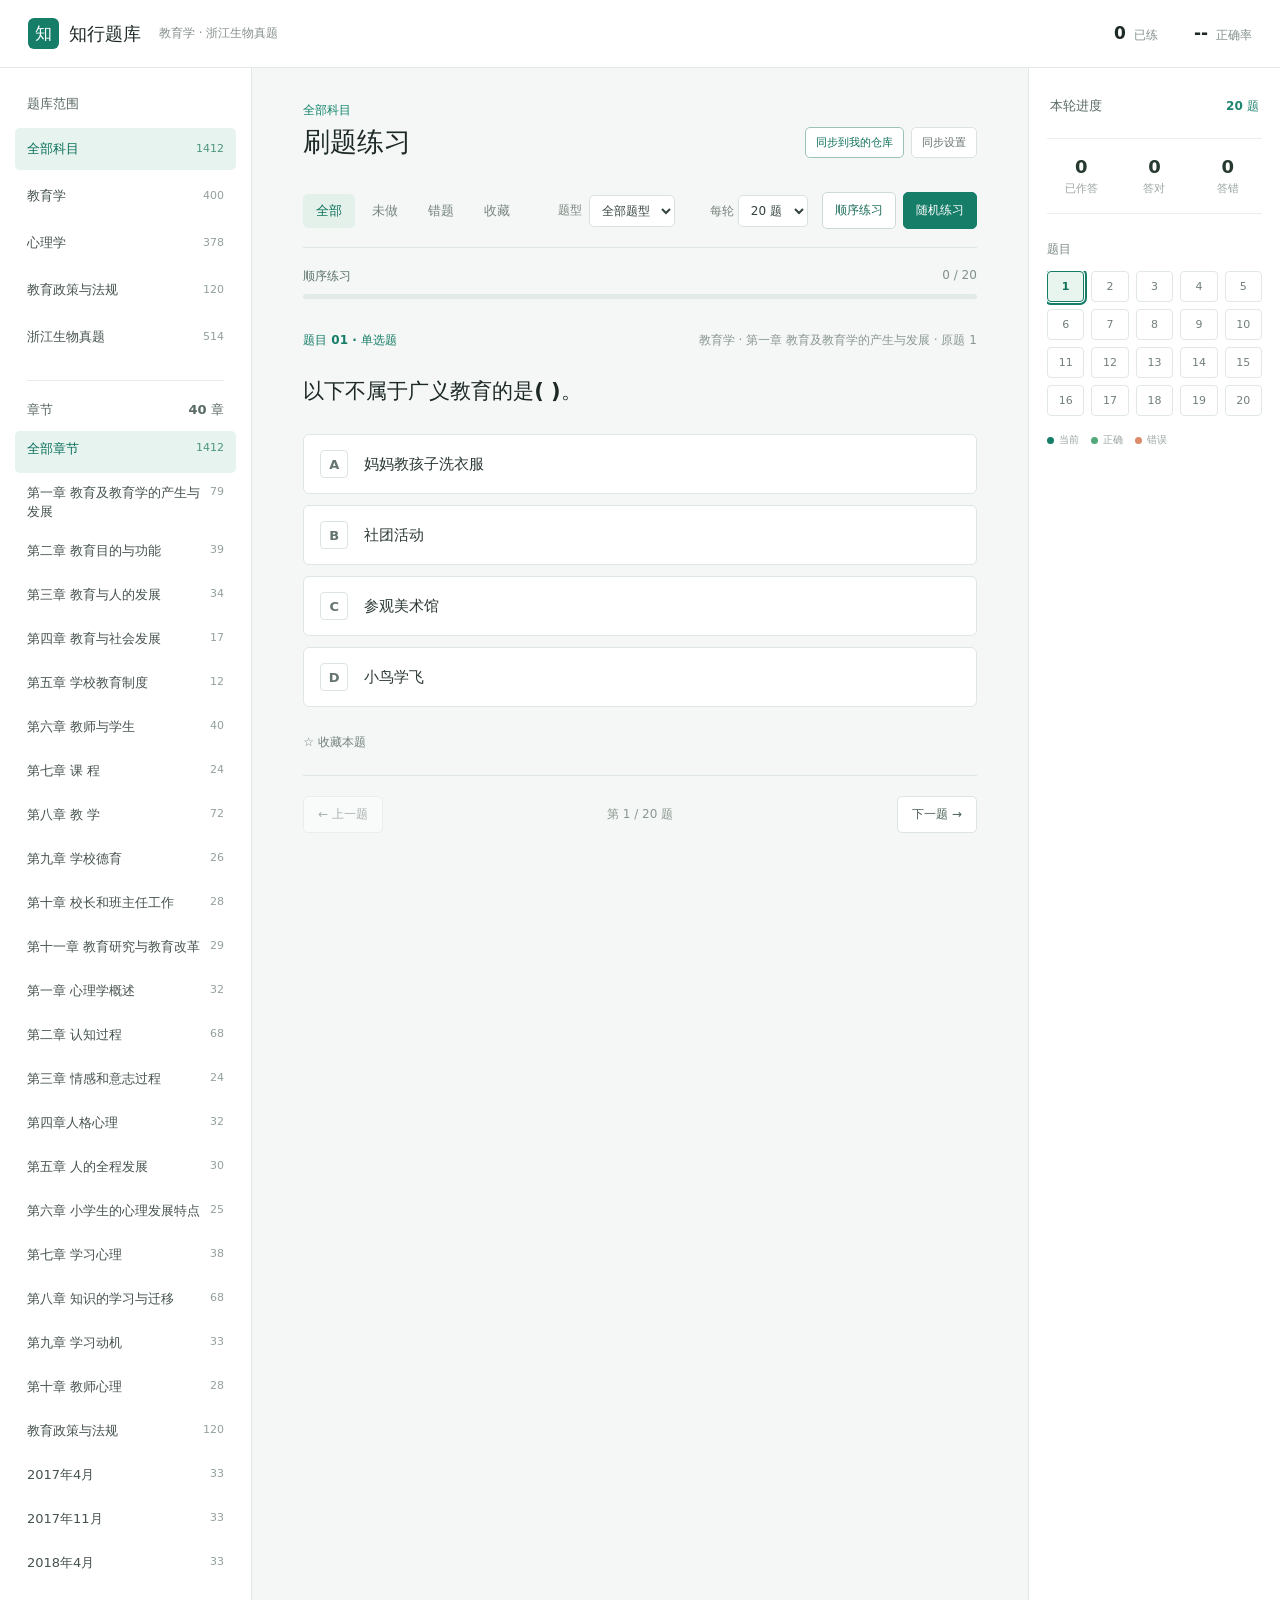
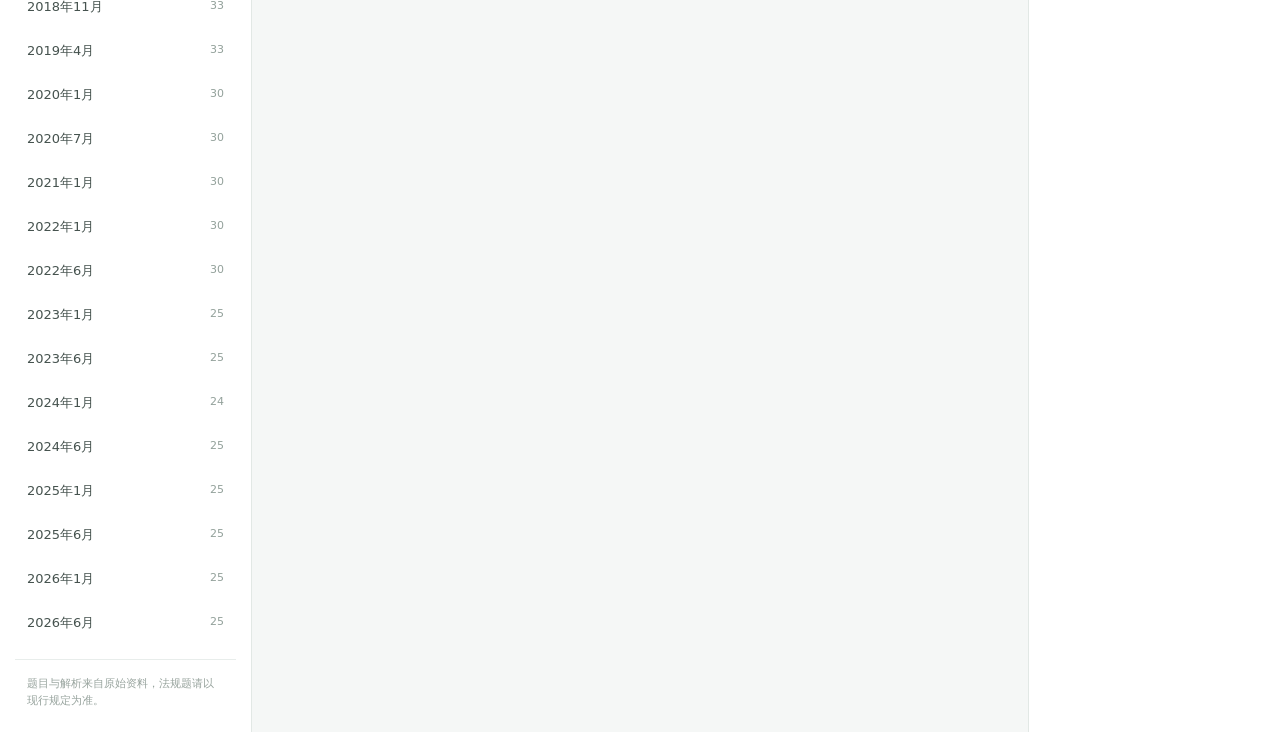
<file: index.html>
<!doctype html>
<html lang="zh-CN">
<head>
  <meta charset="utf-8">
  <meta name="viewport" content="width=device-width, initial-scale=1, viewport-fit=cover">
  <meta name="theme-color" content="#f5f7f6">
  <title>知行题库 · 教育学与浙江生物真题</title>
  <link rel="stylesheet" href="styles.css">
  <link rel="stylesheet" href="sync.css">
  <script defer src="data.js"></script>
  <script defer src="zhejiang-data.js"></script>
  <script defer src="encouragement.js"></script>
  <script defer src="app.js"></script>
  <script defer src="sync.js"></script>
</head>
<body>
  <div class="app-shell">
    <header class="app-header">
      <div class="brand"><span class="brand-mark">知</span><span>知行题库</span><small>教育学 · 浙江生物真题</small></div>
      <div class="header-stats" aria-label="学习概况">
        <div><strong id="header-done">0</strong><span>已练</span></div>
        <div><strong id="header-accuracy">--</strong><span>正确率</span></div>
      </div>
      <button class="mobile-filter-button" id="mobile-filter-button" type="button">筛选章节</button>
    </header>

    <div class="workspace">
      <aside class="sidebar" id="sidebar" aria-label="题库范围">
        <div class="sidebar-heading"><span>题库范围</span><button class="sidebar-close" id="sidebar-close" type="button" aria-label="关闭筛选">×</button></div>
        <div class="subject-list" id="subject-list"></div>
        <div class="sidebar-divider"></div>
        <div class="section-heading">章节 <span id="chapter-count"></span></div>
        <div class="chapter-list" id="chapter-list"></div>
        <div class="sidebar-footer">题目与解析来自原始资料，法规题请以现行规定为准。</div>
      </aside>

      <main class="main-content">
        <div class="page-title-row">
          <div><div class="eyebrow" id="scope-label">全部题库</div><h1>刷题练习</h1></div>
          <div class="data-actions"></div>
        </div>

        <section class="practice-controls" aria-label="练习设置">
          <div class="mode-tabs" id="mode-tabs" role="tablist" aria-label="题目范围">
            <button class="active" type="button" data-mode="all" role="tab" aria-selected="true">全部</button>
            <button type="button" data-mode="unanswered" role="tab" aria-selected="false">未做</button>
            <button type="button" data-mode="wrong" role="tab" aria-selected="false">错题</button>
            <button type="button" data-mode="saved" role="tab" aria-selected="false">收藏</button>
          </div>
          <div class="type-filter"><label for="question-type">题型</label><select id="question-type"><option value="all">全部题型</option><option value="choice">选择题</option><option value="truefalse">判断题</option><option value="subjective">大题</option><option value="reference">解析资料</option></select></div>
          <div class="session-controls">
            <label>每轮 <select id="session-size"><option value="20">20 题</option><option value="50">50 题</option><option value="all">全部</option></select></label>
            <button id="start-sequential" class="secondary-command" type="button">顺序练习</button>
            <button id="start-random" class="primary-command" type="button">随机练习</button>
          </div>
        </section>

        <div class="session-summary"><span id="session-status">准备开始</span><span id="session-progress-text">0 / 0</span></div>
        <div class="progress-track"><div id="progress-bar"></div></div>

        <section id="question-area" class="question-area" aria-live="polite"></section>

        <nav class="question-nav" aria-label="题目导航">
          <button id="prev-button" type="button">← 上一题</button>
          <span id="question-position">第 0 题</span>
          <button id="next-button" type="button">下一题 →</button>
        </nav>
      </main>

      <aside class="right-panel" aria-label="本轮进度">
        <div class="panel-heading"><span>本轮进度</span><strong id="round-count">0 题</strong></div>
        <div class="round-stats"><div><strong id="round-done">0</strong><span>已作答</span></div><div><strong id="round-correct">0</strong><span>答对</span></div><div><strong id="round-wrong">0</strong><span>答错</span></div></div>
        <div class="palette-label">题目</div>
        <div id="question-palette" class="question-palette"></div>
        <div class="palette-key"><span><i class="key-current"></i>当前</span><span><i class="key-correct"></i>正确</span><span><i class="key-wrong"></i>错误</span></div>
      </aside>
    </div>
  </div>
  <div class="sidebar-backdrop" id="sidebar-backdrop"></div>
  <div id="toast" class="toast" role="status" aria-live="polite"></div>
</body>
</html>
</file>
<file: styles.css>
:root{font-family:Inter,"PingFang SC","Microsoft YaHei",system-ui,sans-serif;color:#1d2927;background:#f5f7f6;font-synthesis:none}*{box-sizing:border-box}body{margin:0}button,select{font:inherit}button{cursor:pointer}button:disabled{cursor:default;opacity:.45}.app-shell{min-height:100vh}.app-header{height:68px;background:#fff;border-bottom:1px solid #e2e8e5;display:flex;align-items:center;justify-content:space-between;padding:0 28px;position:sticky;top:0;z-index:10}.brand{display:flex;align-items:center;gap:10px;font-size:18px;font-weight:750;white-space:nowrap}.brand-mark{display:grid;place-items:center;width:31px;height:31px;border-radius:6px;background:#167d68;color:#fff;font-size:17px}.brand small{font-size:12px;color:#87928e;font-weight:500;margin-left:8px}.header-stats{display:flex;gap:36px}.header-stats div{display:flex;align-items:baseline;gap:8px}.header-stats strong{font-size:17px}.header-stats span{font-size:12px;color:#82908a}.mobile-filter-button,.sidebar-close{display:none}.workspace{display:grid;grid-template-columns:252px minmax(460px,1fr) 252px;min-height:calc(100vh - 68px);max-width:1600px;margin:auto}.sidebar{background:#fff;border-right:1px solid #e2e8e5;padding:27px 15px 22px;display:flex;flex-direction:column;min-height:0}.sidebar-heading,.section-heading,.panel-heading{display:flex;align-items:center;justify-content:space-between;font-size:13px;font-weight:700;color:#596963;padding:0 12px}.subject-list{display:grid;gap:5px;margin-top:15px}.subject-button,.chapter-button{display:flex;align-items:center;justify-content:space-between;width:100%;border:0;background:transparent;text-align:left;border-radius:5px;color:#46534f;min-height:42px;padding:9px 12px;font-size:13px;line-height:1.45}.subject-button:hover,.chapter-button:hover{background:#f2f7f4}.subject-button.active,.chapter-button.active{background:#e7f3ee;color:#0a705b;font-weight:700}.subject-button span,.chapter-button span{min-width:0}.subject-button small,.chapter-button small{font-size:11px;color:#93a19b;margin-left:8px;font-weight:500}.subject-button.active small,.chapter-button.active small{color:#4e967d}.sidebar-divider{height:1px;background:#e8edeb;margin:22px 12px 20px}.chapter-list{display:grid;gap:2px;overflow-y:auto;margin-top:12px;padding-bottom:12px}.chapter-button{align-items:flex-start}.chapter-button span{overflow-wrap:anywhere}.sidebar-footer{font-size:11px;line-height:1.6;color:#98a49e;border-top:1px solid #e8edeb;padding:15px 12px 0;margin-top:auto}.main-content{padding:34px clamp(24px,4vw,64px) 40px;min-width:0}.page-title-row{display:flex;align-items:end;justify-content:space-between;gap:20px}.eyebrow{font-size:12px;color:#0f8369;font-weight:700}.page-title-row h1{font-size:27px;line-height:1.2;margin:7px 0 0;letter-spacing:0}.data-actions{display:flex;gap:7px}.data-actions button{border:1px solid #dce4df;background:#fff;color:#64716c;border-radius:5px;padding:7px 10px;font-size:11px}.data-actions button:hover{color:#12735f;border-color:#7fbaa6}.practice-controls{display:flex;align-items:center;justify-content:space-between;gap:15px;flex-wrap:wrap;margin-top:34px;padding-bottom:18px;border-bottom:1px solid #dfe7e2}.mode-tabs{display:flex;gap:4px}.mode-tabs button{border:0;background:transparent;color:#77857e;font-size:13px;padding:8px 13px;border-radius:5px;min-width:52px}.mode-tabs button:hover{background:#ecf2ee}.mode-tabs button.active{color:#0f725d;background:#e4f1eb;font-weight:700}.session-controls{display:flex;align-items:center;gap:7px}.session-controls label{font-size:12px;color:#77857e;margin-right:7px;white-space:nowrap}.session-controls select{background:#fff;border:1px solid #d9e2dc;border-radius:5px;padding:7px 8px;color:#34443d}.session-controls button{border-radius:5px;padding:9px 12px;border:1px solid #ccdbd3;font-size:12px;font-weight:700;white-space:nowrap}.secondary-command{color:#196b58;background:#fff}.primary-command{color:#fff;background:#167d68;border-color:#167d68!important}.session-summary{display:flex;justify-content:space-between;margin-top:20px;font-size:12px;color:#819089}.session-summary span:first-child{font-weight:700;color:#587168}.progress-track{height:5px;background:#e2eae5;border-radius:4px;margin-top:9px;overflow:hidden}.progress-track>div{height:100%;width:0;background:#1d9476;transition:width .25s}.question-area{padding-top:32px;min-height:440px}.question-meta{display:flex;align-items:center;justify-content:space-between;color:#8a9891;font-size:12px}.question-meta .number{color:#167d68;font-weight:800}.question-title{font-size:21px;line-height:1.75;font-weight:650;margin:22px 0 25px;overflow-wrap:anywhere}.option-list{display:grid;gap:11px}.option-button{width:100%;min-height:60px;display:flex;align-items:center;text-align:left;gap:16px;padding:12px 16px;background:#fff;border:1px solid #dfe7e2;border-radius:6px;color:#2b3933;line-height:1.5;font-size:15px}.option-button:hover:not(:disabled){border-color:#76ae9b;background:#f9fcfa}.option-button:disabled{opacity:1}.option-letter{width:28px;height:28px;flex:0 0 28px;display:grid;place-items:center;border:1px solid #dce5df;border-radius:4px;font-weight:700;font-size:13px;color:#65756d}.option-button.correct{background:#e9f6ee;border-color:#67b48c}.option-button.correct .option-letter{background:#238961;color:#fff;border-color:#238961}.option-button.wrong{background:#fff0eb;border-color:#e3a48f}.option-button.wrong .option-letter{background:#cf6c52;color:#fff;border-color:#cf6c52}.option-button.muted{color:#84918a}.feedback{margin-top:22px;border-left:3px solid #238961;background:#edf7f1;padding:17px 20px;line-height:1.7;border-radius:0 5px 5px 0}.feedback.incorrect{background:#fff2ed;border-color:#d87356}.feedback-heading{font-weight:800;font-size:14px;color:#17684b}.feedback.incorrect .feedback-heading{color:#bb553b}.feedback-answer{font-size:13px;color:#51625a;margin-top:3px}.feedback-explanation{font-size:13px;color:#52625b;margin-top:12px;white-space:pre-wrap}.question-actions{display:flex;align-items:center;gap:14px;margin-top:23px}.text-action{border:0;background:transparent;color:#73827b;padding:4px 0;font-size:12px}.text-action:hover,.text-action.active{color:#127d62}.question-nav{display:flex;align-items:center;justify-content:space-between;border-top:1px solid #dfe7e2;padding-top:20px;margin-top:20px;color:#8a9891;font-size:12px}.question-nav button{border:1px solid #dce5df;background:#fff;padding:9px 14px;border-radius:5px;font-size:12px;color:#4c6257}.question-nav button:hover:not(:disabled){border-color:#72b39a;color:#12735f}.right-panel{background:#fff;border-left:1px solid #e2e8e5;padding:29px 18px;min-width:0}.panel-heading{padding:0 3px}.panel-heading strong{color:#1f8470;font-size:12px}.round-stats{display:grid;grid-template-columns:repeat(3,1fr);gap:5px;margin-top:23px;padding:17px 0;border-top:1px solid #e9efeb;border-bottom:1px solid #e9efeb}.round-stats div{display:flex;flex-direction:column;align-items:center;gap:4px}.round-stats strong{font-size:18px;color:#263a30}.round-stats span{font-size:11px;color:#9aa6a0}.palette-label{font-size:12px;font-weight:700;color:#7b8a82;margin-top:27px}.question-palette{display:grid;grid-template-columns:repeat(5,minmax(0,1fr));gap:7px;margin-top:13px;max-height:calc(100vh - 350px);overflow:auto}.question-palette button{height:31px;border:1px solid #e1e8e3;background:#fff;color:#718078;border-radius:4px;font-size:11px}.question-palette button.current{border-color:#157d65;color:#0e715a;background:#e8f4ee;font-weight:800}.question-palette button.correct{background:#e6f4e9;color:#167c58;border-color:#b5dcc3}.question-palette button.wrong{background:#fff0e8;color:#ba5b3b;border-color:#efd1c1}.question-palette button.current{outline:2px solid #167d68;outline-offset:1px}.palette-key{display:flex;gap:12px;flex-wrap:wrap;margin-top:17px;font-size:10px;color:#99a59e}.palette-key span{display:flex;align-items:center;gap:5px}.palette-key i{width:7px;height:7px;border-radius:50%;background:#e1e8e3}.palette-key .key-current{background:#167d68}.palette-key .key-correct{background:#52a879}.palette-key .key-wrong{background:#dc8a69}.empty-state{display:grid;place-content:center;min-height:360px;text-align:center}.empty-state h2{font-size:17px;margin:0 0 9px}.empty-state p{font-size:13px;line-height:1.7;color:#8b9992;margin:0}.empty-state button{margin:20px auto 0;border:0;background:#167d68;color:#fff;padding:10px 16px;border-radius:5px;font-size:12px}.toast{position:fixed;bottom:25px;left:50%;transform:translate(-50%,15px);padding:10px 15px;border-radius:5px;background:#233b32;color:#fff;box-shadow:0 8px 24px #1d3d3129;font-size:12px;opacity:0;pointer-events:none;transition:.2s;z-index:30}.toast.show{opacity:1;transform:translate(-50%,0)}.sidebar-backdrop{display:none}
@media(max-width:1120px){.workspace{grid-template-columns:232px minmax(0,1fr)}.right-panel{display:none}.main-content{padding-left:36px;padding-right:36px}}
@media(max-width:720px){.app-header{height:58px;padding:0 16px}.brand{font-size:16px}.brand small,.header-stats{display:none}.mobile-filter-button{display:block;margin-left:auto;background:#e8f3ed;color:#13745c;border:0;border-radius:5px;padding:8px 10px;font-size:12px}.workspace{display:block;min-height:calc(100vh - 58px)}.sidebar{position:fixed;z-index:25;top:0;left:0;bottom:0;width:min(85vw,330px);transform:translateX(-100%);transition:transform .2s;box-shadow:10px 0 30px #1a3f3020}.sidebar.open{transform:translateX(0)}.sidebar-close{display:block;border:0;background:transparent;font-size:25px;line-height:1;color:#8b9b91}.sidebar-backdrop.open{display:block;position:fixed;inset:0;background:#152b2266;z-index:20}.main-content{padding:25px 17px 35px}.page-title-row{align-items:start}.page-title-row h1{font-size:23px}.data-actions{flex-direction:column;gap:4px}.data-actions button{padding:5px 7px;font-size:10px}.practice-controls{margin-top:25px;align-items:flex-start;gap:15px}.mode-tabs{width:100%;justify-content:space-between}.mode-tabs button{flex:1;padding:8px 6px}.session-controls{width:100%;justify-content:space-between;gap:5px}.session-controls label{margin:0}.session-controls button{padding:9px 7px}.question-area{padding-top:25px;min-height:380px}.question-title{font-size:18px;margin:17px 0 20px}.option-button{font-size:14px;padding:10px 12px;min-height:56px}.question-nav{margin-top:15px}.sidebar-footer{margin-top:20px}}

.type-filter{display:flex;align-items:center;gap:7px;font-size:12px;color:#77857e}.type-filter select{max-width:100%;background:#fff;border:1px solid #d9e2dc;border-radius:5px;padding:7px 8px;color:#34443d}.question-meta{gap:10px;flex-wrap:wrap;line-height:1.6}.question-title,.feedback-answer{white-space:pre-wrap}.question-hint{font-size:13px;line-height:1.7;color:#64766c;margin:0 0 16px}.option-button.selected{background:#e8f4ee;border-color:#167d68}.option-button.selected .option-letter{background:#167d68;border-color:#167d68;color:#fff}.answer-command{margin-top:18px;border:1px solid #ccdbd3;border-radius:5px;padding:11px 17px;font-size:14px;font-weight:700}.assessment-actions{display:flex;flex-wrap:wrap;gap:12px}.reference-answer{font-size:15px;line-height:1.85;margin-top:10px;overflow-wrap:anywhere}.answer-command:focus-visible,.option-button:focus-visible{outline:2px solid #167d68;outline-offset:3px}
@media(max-width:720px){.type-filter{width:100%}.type-filter select{flex:1}.question-meta{align-items:flex-start}.question-meta>span:last-child{font-size:11px}.reference-answer{font-size:14px}.assessment-actions .answer-command{flex:1}}

.rich-content{white-space:normal;font-weight:inherit}.rich-content p{margin:0 0 .7em}.rich-content p:last-child{margin-bottom:0}.rich-content img{max-width:100%;height:auto;vertical-align:middle}.rich-content .table-scroll{overflow-x:auto;max-width:100%;margin:12px 0}.rich-content table{border-collapse:collapse;max-width:100%;font-size:.85em;font-weight:400}.rich-content td,.rich-content th{border:1px solid #ccdbd3;padding:7px 10px;min-width:60px;text-align:left}.option-content{min-width:0;flex:1}.question-title{font-weight:650}.reference-answer img,.feedback-explanation img{margin:8px 0}
.source-note{margin-top:18px;padding:12px 14px;border:1px solid #dce5df;border-radius:5px;color:#6b776f;font-size:12px;line-height:1.8}.source-note a{color:#167d68}

.cheer-card{position:fixed;right:24px;bottom:calc(24px + env(safe-area-inset-bottom,0px));z-index:35;display:flex;align-items:center;gap:13px;width:380px;max-width:calc(100% - 32px);padding:18px 40px 18px 18px;border:1px solid #e4d6c4;border-radius:16px;background:linear-gradient(125deg,#fffaf3,#f6fbf6);box-shadow:0 10px 36px #57452c1a;opacity:0;visibility:hidden;transform:translateY(12px);transition:opacity .25s,transform .25s,visibility .25s;pointer-events:none}.cheer-card.show{opacity:1;visibility:visible;transform:translateY(0);pointer-events:auto}.cheer-emoji{flex:0 0 auto;font-size:31px;line-height:1.2;letter-spacing:-9px;padding-right:9px}.cheer-content{min-width:0}.cheer-caption{font-size:10px;letter-spacing:1px;color:#9a8061}.cheer-content p{font-size:15px;font-weight:650;line-height:1.7;margin:5px 0 0;color:#4c5a44;overflow-wrap:anywhere}.cheer-close{position:absolute;right:5px;top:5px;width:32px;height:32px;padding:0;border:0;background:transparent;color:#9a978a;font:22px/1 system-ui;cursor:pointer;border-radius:50%}.cheer-close:hover{background:#e9eddf}.cheer-close:focus-visible{outline:2px solid #167d68;outline-offset:1px}@media(max-width:720px){.cheer-card{right:16px;bottom:calc(16px + env(safe-area-inset-bottom,0px));padding:16px 44px 16px 15px;gap:11px}.cheer-content p{font-size:14px}.cheer-close{width:40px;height:40px;top:1px;right:1px}}@media(prefers-reduced-motion:reduce){.cheer-card{transition:none;transform:none}}
</file>
<file: sync.css>
/* Follow the existing question-bank palette and typography. */
.github-setup{display:grid;gap:12px}.github-setup[hidden]{display:none}.github-setup-link{display:block;padding:13px 15px;border:1px solid #99c4b3;border-radius:6px;background:#eef7f1;font-size:14px;font-weight:700;text-decoration:none}.data-actions{flex-wrap:wrap}.data-actions #github-sync-button{color:#0d7059;border-color:#99c4b3;font-weight:700}.github-sync-form [hidden]{display:none}
.github-sync-dialog{width:min(580px,calc(100vw - 28px));max-height:calc(100dvh - 36px);overflow:auto;padding:25px;border:1px solid #dfe7e2;border-radius:10px;color:#1d2927;background:#fff;font:inherit;box-shadow:0 20px 70px #1d292733}.github-sync-dialog::backdrop{background:#18362b66}.github-sync-form{display:grid;gap:14px}.github-sync-heading{display:flex;align-items:center;justify-content:space-between;gap:14px}.github-sync-heading h2{font-size:20px;margin:0}.github-sync-heading button{background:transparent;border:0;font-size:27px;color:#64716c;line-height:1;padding:3px 6px}.github-sync-form p,.github-sync-form ol{font-size:13px;line-height:1.8;margin:0;color:#61746b}.github-sync-form ol{padding-left:21px}.github-sync-form li+li{margin-top:5px}.github-sync-form a{color:#11745e;text-underline-offset:3px}.github-sync-form label{display:grid;gap:7px;font-size:13px;font-weight:650}.github-sync-form input:not([type=checkbox]){width:100%;min-width:0;min-height:40px;border:1px solid #ccdbd3;border-radius:5px;padding:9px 11px;font:inherit;color:#243b30;background:#fbfdfb}.github-sync-form input:focus-visible,.github-sync-form button:focus-visible,.github-sync-form summary:focus-visible{outline:2px solid #167d68;outline-offset:3px}.github-sync-fields{display:grid;grid-template-columns:1fr 1fr;gap:12px;margin-top:12px}.github-sync-fields label:last-child{grid-column:1/-1}.github-sync-form .github-remember{display:flex;align-items:center;gap:8px;font-weight:500}.github-remember input{accent-color:#167d68;width:16px;height:16px;margin:0}.github-sync-form .github-sync-note{font-size:12px;color:#7b8982}.github-sync-form .github-sync-public{padding:10px 13px;background:#fff6e8;border-left:3px solid #bb8540;color:#805c2d;border-radius:0 5px 5px 0}.github-sync-advanced{border-top:1px solid #e4ebe6;padding-top:12px}.github-sync-advanced summary{cursor:pointer;font-size:13px;color:#526a5e}.github-sync-status{font-size:13px;line-height:1.7;background:#f2f7f4;border-radius:5px;padding:10px 12px;color:#526a5e;overflow-wrap:anywhere}.github-sync-status[data-kind=ok]{color:#0c7359;background:#e9f5ef}.github-sync-status[data-kind=error]{color:#a04731;background:#fff1ec}.github-sync-actions{display:flex;justify-content:flex-end;flex-wrap:wrap;gap:10px;padding-top:2px}.github-sync-actions button{font:inherit;font-size:13px;border:1px solid #ccdbd3;border-radius:5px;padding:10px 13px;background:#fff;color:#526a5e}.github-sync-actions .primary-command{background:#167d68;color:#fff;border-color:#167d68}#github-sync-button[data-state=error]{color:#a04731;border-color:#dda38d}#github-sync-button[data-state=ok]{color:#11745e}#github-sync-button[data-state=busy]{color:#11745e;background:#edf7f2}@media(max-width:520px){.github-sync-dialog{padding:20px 17px}.github-sync-heading h2{font-size:18px}.github-sync-fields{grid-template-columns:1fr}.github-sync-actions button{flex:1}.github-sync-form p,.github-sync-form ol{font-size:12px}}
</file>
